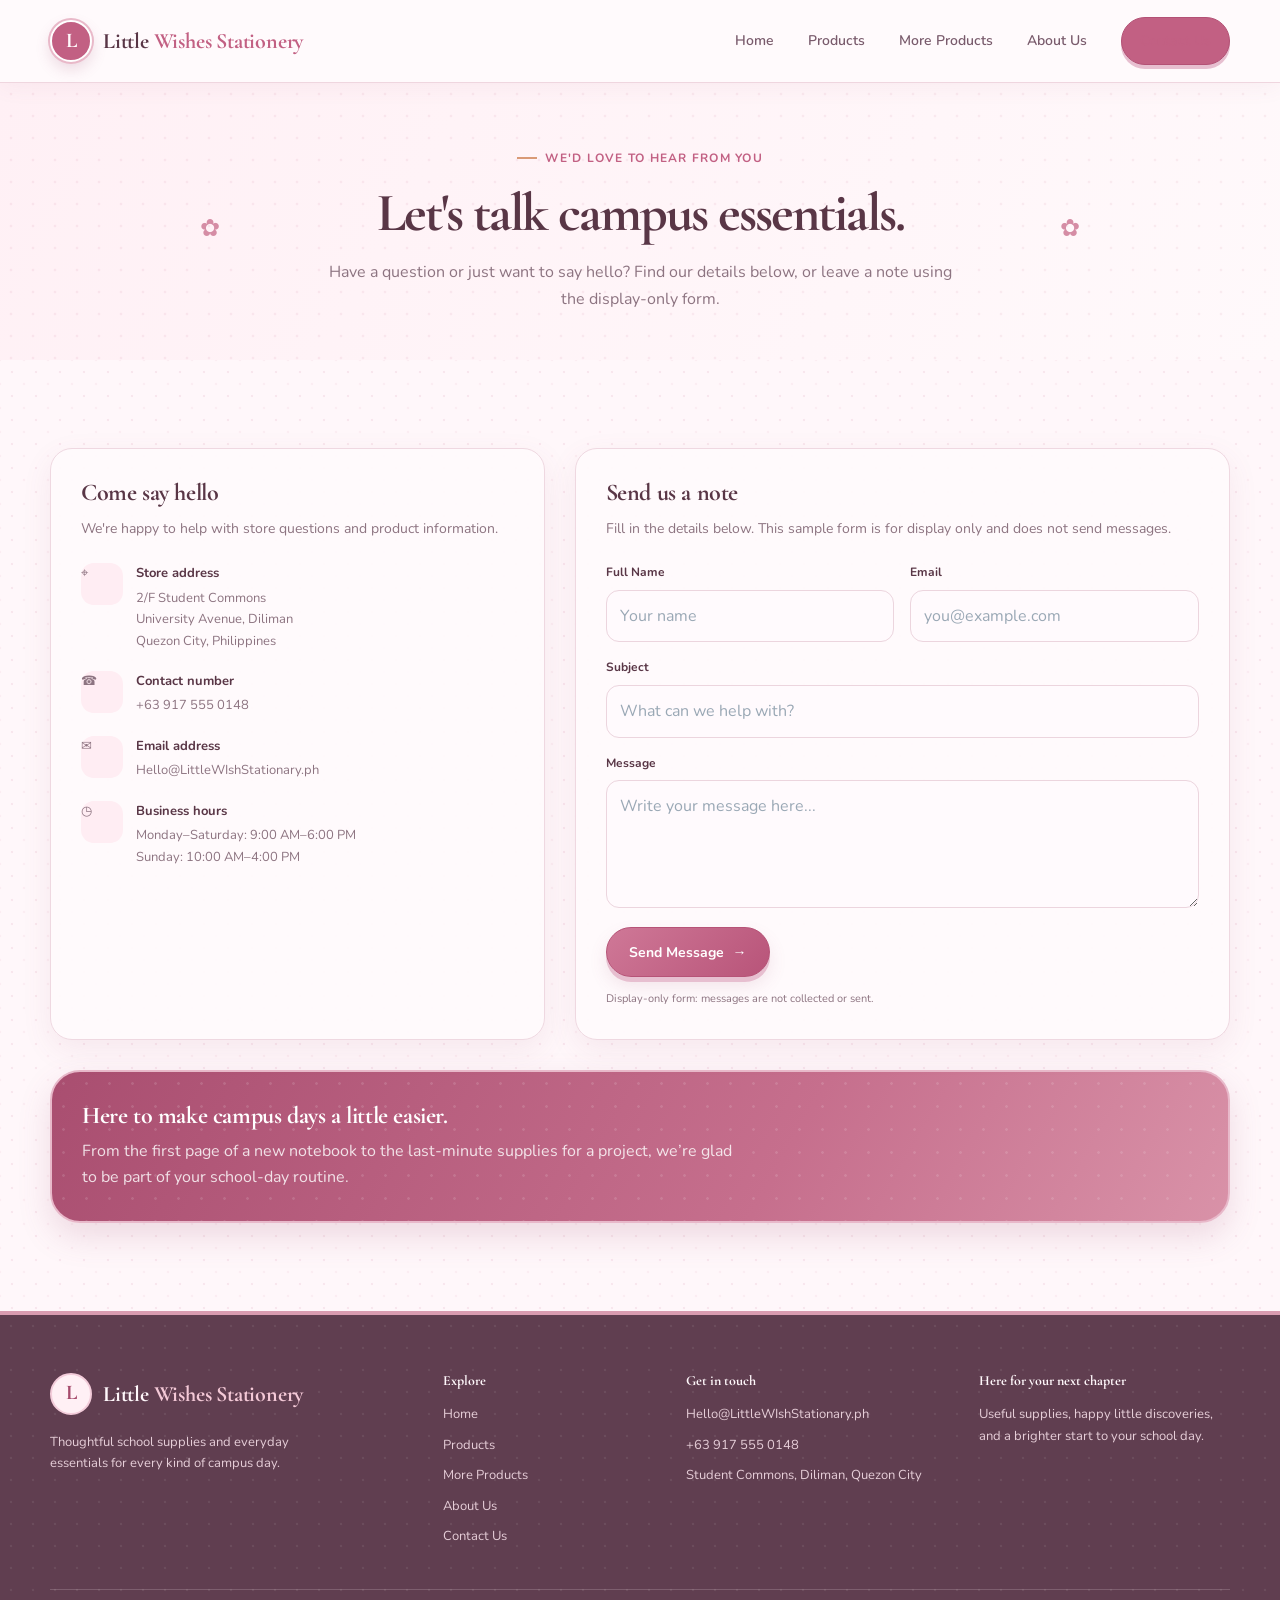
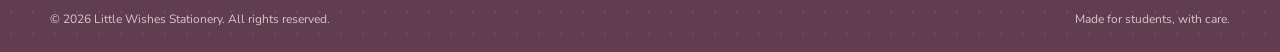
<file: jvascpt/contact.html>
<!DOCTYPE html>
<html lang="en">
<head>
  <meta charset="UTF-8">
  <meta name="viewport" content="width=device-width, initial-scale=1.0">
  <meta name="description" content="Get in touch with Little Wishes Stationery. Find our store details, business hours, and display-only contact form.">
  <title>Contact Us | Little Wishes Stationery</title>
  <link rel="preconnect" href="https://fonts.googleapis.com">
  <link rel="preconnect" href="https://fonts.gstatic.com" crossorigin>
  <link rel="preconnect" href="https://images.unsplash.com">
  <link rel="stylesheet" href="css/style.css">
</head>
<body>
  <header class="site-header">
    <div class="container header-inner">
      <a class="brand" href="index.html" aria-label="Little Wishes Stationery home">
        <span class="brand-mark" aria-hidden="true">L</span>
        <span class="brand-name">Little <span>Wishes Stationery</span></span>
      </a>
      <nav class="site-nav" aria-label="Main navigation">
        <a href="index.html">Home</a>
        <a href="products.html">Products</a>
        <a href="more-products.html">More Products</a>
        <a href="about.html">About Us</a>
        <a class="nav-cta" href="contact.html" aria-current="page">Contact Us</a>
      </nav>
    </div>
  </header>

  <main>
    <section class="page-hero">
      <div class="container page-hero-inner">
        <span class="eyebrow">We'd love to hear from you</span>
        <h1>Let's talk campus essentials.</h1>
        <p>Have a question or just want to say hello? Find our details below, or leave a note using the display-only form.</p>
      </div>
    </section>

    <section class="section" aria-labelledby="contact-title">
      <div class="container">
        <div class="contact-layout">
          <aside class="contact-info">
            <h2 id="contact-title">Come say hello</h2>
            <p>We're happy to help with store questions and product information.</p>
            <div class="contact-detail-list">
              <div class="contact-detail">
                <span class="contact-detail-icon" aria-hidden="true">⌖</span>
                <div><strong>Store address</strong><span>2/F Student Commons<br>University Avenue, Diliman<br>Quezon City, Philippines</span></div>
              </div>
              <div class="contact-detail">
                <span class="contact-detail-icon" aria-hidden="true">☎</span>
                <div><strong>Contact number</strong><span><a href="tel:+639175550148">+63 917 555 0148</a></span></div>
              </div>
              <div class="contact-detail">
                <span class="contact-detail-icon" aria-hidden="true">✉</span>
                <div><strong>Email address</strong><span><a href="mailto:Hello@LittleWIshStationary.ph">Hello@LittleWIshStationary.ph</a></span></div>
              </div>
              <div class="contact-detail">
                <span class="contact-detail-icon" aria-hidden="true">◷</span>
                <div><strong>Business hours</strong><span>Monday–Saturday: 9:00 AM–6:00 PM<br>Sunday: 10:00 AM–4:00 PM</span></div>
              </div>
            </div>
          </aside>

          <section class="contact-form" aria-labelledby="form-title">
            <h2 id="form-title">Send us a note</h2>
            <p>Fill in the details below. This sample form is for display only and does not send messages.</p>
            <form>
              <div class="form-grid">
                <div class="form-field">
                  <label for="full-name">Full Name</label>
                  <input id="full-name" name="full-name" type="text" placeholder="Your name" autocomplete="name">
                </div>
                <div class="form-field">
                  <label for="email">Email</label>
                  <input id="email" name="email" type="email" placeholder="you@example.com" autocomplete="email">
                </div>
                <div class="form-field form-field-full">
                  <label for="subject">Subject</label>
                  <input id="subject" name="subject" type="text" placeholder="What can we help with?">
                </div>
                <div class="form-field form-field-full">
                  <label for="message">Message</label>
                  <textarea id="message" name="message" placeholder="Write your message here..."></textarea>
                </div>
              </div>
              <button class="button" type="button">Send Message <span aria-hidden="true">→</span></button>
              <p class="form-note">Display-only form: messages are not collected or sent.</p>
            </form>
          </section>
        </div>
        <div class="contact-bottom">
          <h2>Here to make campus days a little easier.</h2>
          <p>From the first page of a new notebook to the last-minute supplies for a project, we’re glad to be part of your school-day routine.</p>
        </div>
      </div>
    </section>
  </main>

  <footer class="site-footer">
    <div class="container">
      <div class="footer-grid">
        <div class="footer-brand">
          <a class="brand" href="index.html"><span class="brand-mark" aria-hidden="true">L</span><span class="brand-name">Little <span>Wishes Stationery</span></span></a>
          <p>Thoughtful school supplies and everyday essentials for every kind of campus day.</p>
        </div>
        <div class="footer-column">
          <h3>Explore</h3>
          <div class="footer-links"><a href="index.html">Home</a><a href="products.html">Products</a><a href="more-products.html">More Products</a><a href="about.html">About Us</a><a href="contact.html">Contact Us</a></div>
        </div>
        <div class="footer-column">
          <h3>Get in touch</h3>
          <div class="footer-links"><a href="mailto:Hello@LittleWIshStationary.ph">Hello@LittleWIshStationary.ph</a><a href="tel:+639175550148">+63 917 555 0148</a><span class="footer-detail">Student Commons, Diliman, Quezon City</span></div>
        </div>
        <div class="footer-column">
          <h3>Here for your next chapter</h3>
          <p>Useful supplies, happy little discoveries, and a brighter start to your school day.</p>
        </div>
      </div>
      <div class="footer-bottom"><span>© 2026 Little Wishes Stationery. All rights reserved.</span><span>Made for students, with care.</span></div>
    </div>
  </footer>
</body>
</html>
</file>
<file: jvascpt/css/style.css>
@charset "UTF-8";
@import url('https://fonts.googleapis.com/css2?family=Cormorant+Garamond:wght@500;600;700&family=Nunito:wght@400;500;600;700;800&display=swap');

:root {
  color-scheme: light;
  --ink: #543947;
  --muted: #887783;
  --blue: #b95f7d;
  --blue-dark: #91435f;
  --blue-pale: #fff0f3;
  --orange: #d99774;
  --orange-pale: #fff4ed;
  --line: #f0dfe5;
  --surface: #fffefd;
  --background: #fff9f8;
  --shadow: 0 16px 40px rgba(116, 65, 83, 0.09);
  --radius: 20px;
  --content-width: 1180px;
}

* {
  box-sizing: border-box;
}

html {
  scroll-behavior: smooth;
}

body {
  margin: 0;
  color: var(--ink);
  background: var(--background);
  font-family: 'Nunito', sans-serif;
  font-size: 16px;
  line-height: 1.65;
  -webkit-font-smoothing: antialiased;
}

img {
  display: block;
  max-width: 100%;
}

a {
  color: inherit;
  text-decoration: none;
}

button,
input,
textarea {
  font: inherit;
}

.container {
  width: min(var(--content-width), calc(100% - 48px));
  margin-inline: auto;
}

.visually-hidden {
  position: absolute;
  width: 1px;
  height: 1px;
  overflow: hidden;
  clip: rect(0, 0, 0, 0);
  white-space: nowrap;
  clip-path: inset(50%);
}

.site-header {
  position: relative;
  z-index: 2;
  background: rgba(255, 255, 255, 0.96);
  border-bottom: 1px solid rgba(229, 237, 243, 0.85);
}

.header-inner {
  min-height: 82px;
  display: flex;
  align-items: center;
  justify-content: space-between;
  gap: 30px;
}

.brand {
  display: inline-flex;
  align-items: center;
  gap: 11px;
  flex: 0 0 auto;
  font-family: 'Manrope', sans-serif;
  font-size: 19px;
  font-weight: 800;
  letter-spacing: -0.7px;
}

.brand-mark {
  display: grid;
  width: 42px;
  height: 42px;
  place-items: center;
  color: #fff;
  background: var(--blue);
  border-radius: 14px;
  box-shadow: 0 7px 16px rgba(23, 105, 170, 0.22);
  font-size: 21px;
  font-weight: 800;
}

.brand-name span {
  color: var(--blue);
}

.site-nav {
  display: flex;
  align-items: center;
  gap: 34px;
}

.site-nav a {
  color: #52657a;
  font-size: 14px;
  font-weight: 600;
  transition: color 180ms ease;
}

.site-nav a:hover,
.site-nav a[aria-current="page"] {
  color: var(--blue);
}

.site-nav .nav-cta {
  padding: 11px 18px;
  color: #fff;
  background: var(--blue);
  border-radius: 12px;
}

.site-nav .nav-cta:hover {
  color: #fff;
  background: var(--blue-dark);
}

.eyebrow {
  display: inline-flex;
  align-items: center;
  gap: 8px;
  color: var(--blue);
  font-size: 12px;
  font-weight: 700;
  letter-spacing: 1.25px;
  line-height: 1.4;
  text-transform: uppercase;
}

.eyebrow::before {
  width: 20px;
  height: 2px;
  content: "";
  background: var(--orange);
}

h1,
h2,
h3,
p {
  margin-top: 0;
}

h1,
h2,
h3 {
  font-family: 'Manrope', sans-serif;
  letter-spacing: -1px;
  line-height: 1.18;
}

.section {
  padding-block: 88px;
}

.section-heading {
  max-width: 650px;
  margin: 0 auto 38px;
  text-align: center;
}

.section-heading .eyebrow {
  justify-content: center;
}

.section-heading h2 {
  margin: 12px 0 12px;
  font-size: clamp(29px, 3.5vw, 40px);
}

.section-heading p {
  margin-bottom: 0;
  color: var(--muted);
}

.text-link {
  display: inline-flex;
  align-items: center;
  gap: 8px;
  color: var(--blue);
  font-size: 14px;
  font-weight: 700;
}

.text-link:hover {
  color: var(--blue-dark);
}

.button {
  display: inline-flex;
  min-height: 50px;
  align-items: center;
  justify-content: center;
  gap: 9px;
  padding: 0 22px;
  color: #fff;
  background: var(--blue);
  border: 0;
  border-radius: 13px;
  box-shadow: 0 9px 18px rgba(23, 105, 170, 0.18);
  cursor: pointer;
  font-size: 14px;
  font-weight: 700;
  transition: background 180ms ease, transform 180ms ease, box-shadow 180ms ease;
}

.button:hover {
  background: var(--blue-dark);
  box-shadow: 0 12px 22px rgba(23, 105, 170, 0.23);
  transform: translateY(-2px);
}

.button-light {
  color: var(--blue);
  background: #fff;
  box-shadow: none;
}

.button-light:hover {
  color: var(--blue-dark);
  background: #f1f8fd;
  box-shadow: none;
}

.hero {
  padding-block: 42px 30px;
}

.hero-panel {
  position: relative;
  min-height: 500px;
  display: grid;
  overflow: hidden;
  align-items: center;
  grid-template-columns: 1fr 0.92fr;
  padding: 58px 62px;
  background: #eaf4fb;
  border-radius: 30px;
}

.hero-copy {
  position: relative;
  z-index: 1;
  max-width: 510px;
  padding-block: 20px;
}

.hero-copy h1 {
  max-width: 520px;
  margin: 15px 0 18px;
  font-size: clamp(40px, 5vw, 62px);
  letter-spacing: -2.6px;
}

.hero-copy h1 span {
  color: var(--blue);
}

.hero-copy p {
  max-width: 455px;
  margin-bottom: 28px;
  color: #60758a;
  font-size: 17px;
}

.hero-visual {
  position: relative;
  min-width: 0;
  height: 390px;
}

.hero-image {
  width: 100%;
  height: 100%;
  object-fit: cover;
  border-radius: 24px;
  box-shadow: 0 24px 54px rgba(34, 73, 104, 0.16);
}

.hero-note {
  position: absolute;
  right: -14px;
  bottom: 23px;
  display: flex;
  align-items: center;
  gap: 12px;
  padding: 13px 17px;
  background: #fff;
  border-radius: 15px;
  box-shadow: var(--shadow);
}

.hero-note-icon {
  display: grid;
  width: 40px;
  height: 40px;
  place-items: center;
  color: #b96118;
  background: var(--orange-pale);
  border-radius: 12px;
  font-size: 19px;
}

.hero-note strong,
.hero-note small {
  display: block;
}

.hero-note strong {
  font-size: 13px;
}

.hero-note small {
  color: var(--muted);
  font-size: 11px;
}

.category-grid {
  display: grid;
  grid-template-columns: repeat(4, minmax(0, 1fr));
  gap: 20px;
}

.category-card {
  position: relative;
  display: block;
  min-height: 220px;
  overflow: hidden;
  background: #dcebf6;
  border-radius: 19px;
}

.category-card img {
  width: 100%;
  height: 220px;
  object-fit: cover;
  transition: transform 350ms ease;
}

.category-card:hover img {
  transform: scale(1.055);
}

.category-card::after {
  position: absolute;
  inset: 30% 0 0;
  content: "";
  background: linear-gradient(180deg, transparent, rgba(13, 35, 54, 0.76));
}

.category-label {
  position: absolute;
  z-index: 1;
  right: 18px;
  bottom: 16px;
  left: 18px;
  display: flex;
  align-items: center;
  justify-content: space-between;
  gap: 8px;
  color: #fff;
  font-family: 'Manrope', sans-serif;
  font-size: 17px;
  font-weight: 700;
}

.category-label span:last-child {
  display: grid;
  width: 31px;
  height: 31px;
  place-items: center;
  background: rgba(255, 255, 255, 0.2);
  border-radius: 50%;
}

.featured-section {
  background: #f1f6fa;
}

.section-topline {
  display: flex;
  align-items: end;
  justify-content: space-between;
  gap: 20px;
  margin-bottom: 30px;
}

.section-topline .section-heading {
  margin: 0;
  text-align: left;
}

.section-topline .section-heading .eyebrow {
  justify-content: flex-start;
}

.section-topline .section-heading h2 {
  margin-bottom: 0;
}

.product-grid {
  display: grid;
  grid-template-columns: repeat(4, minmax(0, 1fr));
  gap: 22px;
}

.product-card {
  overflow: hidden;
  background: var(--surface);
  border: 1px solid #eaf0f5;
  border-radius: 18px;
  box-shadow: 0 8px 26px rgba(31, 57, 78, 0.045);
  transition: transform 220ms ease, box-shadow 220ms ease;
}

.product-card:hover {
  box-shadow: 0 16px 34px rgba(31, 57, 78, 0.11);
  transform: translateY(-5px);
}

.product-image-wrap {
  position: relative;
  overflow: hidden;
  background: #edf3f7;
  aspect-ratio: 1 / 0.83;
}

.product-image {
  width: 100%;
  height: 100%;
  object-fit: cover;
  transition: transform 300ms ease;
}

.product-card:hover .product-image {
  transform: scale(1.045);
}

.product-badge {
  position: absolute;
  top: 13px;
  left: 13px;
  padding: 5px 10px;
  color: var(--blue-dark);
  background: rgba(255, 255, 255, 0.92);
  border-radius: 99px;
  font-size: 10px;
  font-weight: 700;
}

.product-info {
  padding: 17px 17px 18px;
}

.product-category {
  display: block;
  margin-bottom: 6px;
  color: var(--blue);
  font-size: 11px;
  font-weight: 700;
  letter-spacing: 0.6px;
  text-transform: uppercase;
}

.product-info h3 {
  margin: 0 0 7px;
  font-size: 16px;
  letter-spacing: -0.3px;
}

.product-description {
  min-height: 42px;
  margin-bottom: 14px;
  color: var(--muted);
  font-size: 12px;
  line-height: 1.55;
}

.product-bottom {
  display: flex;
  align-items: center;
  justify-content: space-between;
  gap: 9px;
  padding-top: 12px;
  border-top: 1px solid #edf1f4;
}

.product-price {
  white-space: nowrap;
  font-family: 'Manrope', sans-serif;
  font-size: 17px;
  font-weight: 800;
}

.cart-button {
  min-height: 35px;
  padding: 0 12px;
  color: var(--blue);
  background: var(--blue-pale);
  border: 0;
  border-radius: 9px;
  cursor: default;
  font-size: 11px;
  font-weight: 700;
  transition: color 180ms ease, background 180ms ease;
}

.cart-button:hover {
  color: #fff;
  background: var(--blue);
}

.promo-section {
  padding-block: 76px;
}

.promo-panel {
  position: relative;
  display: flex;
  min-height: 286px;
  overflow: hidden;
  align-items: center;
  justify-content: space-between;
  gap: 28px;
  padding: 44px 55px;
  color: #fff;
  background: linear-gradient(115deg, #155d98 0%, #227ab8 65%, #3b92c8 100%);
  border-radius: 26px;
}

.promo-panel::after {
  position: absolute;
  top: -130px;
  right: 110px;
  width: 390px;
  height: 390px;
  content: "";
  border: 1px solid rgba(255, 255, 255, 0.16);
  border-radius: 50%;
  box-shadow: 0 0 0 42px rgba(255, 255, 255, 0.05), 0 0 0 85px rgba(255, 255, 255, 0.035);
}

.promo-copy {
  position: relative;
  z-index: 1;
  max-width: 610px;
}

.promo-copy .eyebrow {
  color: #ffe0be;
}

.promo-copy h2 {
  margin: 12px 0;
  font-size: clamp(30px, 4vw, 43px);
}

.promo-copy p {
  max-width: 525px;
  margin-bottom: 21px;
  color: rgba(255, 255, 255, 0.82);
}

.promo-art {
  position: relative;
  z-index: 1;
  width: 210px;
  height: 210px;
  flex: 0 0 210px;
  overflow: hidden;
  border: 6px solid rgba(255, 255, 255, 0.22);
  border-radius: 50%;
  transform: rotate(5deg);
}

.promo-art img {
  width: 100%;
  height: 100%;
  object-fit: cover;
}

.benefit-grid {
  display: grid;
  grid-template-columns: repeat(3, minmax(0, 1fr));
  gap: 22px;
}

.benefit-card {
  padding: 27px 25px;
  background: #fff;
  border: 1px solid var(--line);
  border-radius: 18px;
}

.benefit-icon {
  display: grid;
  width: 48px;
  height: 48px;
  margin-bottom: 18px;
  place-items: center;
  color: var(--blue);
  background: var(--blue-pale);
  border-radius: 15px;
  font-size: 22px;
}

.benefit-card:nth-child(2) .benefit-icon {
  color: #b96118;
  background: var(--orange-pale);
}

.benefit-card h3 {
  margin-bottom: 8px;
  font-size: 18px;
  letter-spacing: -0.4px;
}

.benefit-card p {
  margin-bottom: 0;
  color: var(--muted);
  font-size: 14px;
}

.site-footer {
  padding: 58px 0 22px;
  color: #d9e5ee;
  background: #102b43;
}

.footer-grid {
  display: grid;
  grid-template-columns: 1.4fr 0.8fr 1fr 1fr;
  gap: 42px;
  padding-bottom: 42px;
}

.footer-brand .brand {
  margin-bottom: 17px;
  color: #fff;
}

.footer-brand .brand-mark {
  color: var(--blue-dark);
  background: #fff;
  box-shadow: none;
}

.footer-brand .brand-name span {
  color: #8fc9f0;
}

.footer-brand p,
.footer-column p {
  max-width: 290px;
  margin-bottom: 0;
  color: #a9bdcc;
  font-size: 13px;
}

.footer-column h3 {
  margin-bottom: 15px;
  color: #fff;
  font-size: 14px;
  letter-spacing: 0;
}

.footer-links {
  display: grid;
  gap: 9px;
}

.footer-links a,
.footer-column .footer-detail {
  color: #a9bdcc;
  font-size: 13px;
  transition: color 180ms ease;
}

.footer-links a:hover {
  color: #fff;
}

.footer-bottom {
  display: flex;
  justify-content: space-between;
  gap: 15px;
  padding-top: 20px;
  border-top: 1px solid rgba(255, 255, 255, 0.12);
  color: #91a8ba;
  font-size: 12px;
}

.page-hero {
  padding-block: 58px 48px;
  background: linear-gradient(120deg, #eaf4fb, #f8fbfd);
}

.page-hero-inner {
  max-width: 790px;
  text-align: center;
  margin-inline: auto;
}

.page-hero .eyebrow {
  justify-content: center;
}

.page-hero h1 {
  margin: 14px 0 14px;
  font-size: clamp(38px, 5vw, 54px);
  letter-spacing: -2px;
}

.page-hero p {
  max-width: 650px;
  margin: 0 auto;
  color: var(--muted);
  font-size: 16px;
}

.catalog-section {
  padding-top: 34px;
}

.catalog-tools {
  display: flex;
  align-items: center;
  justify-content: space-between;
  gap: 20px;
  margin-bottom: 29px;
}

.category-filters {
  display: flex;
  flex-wrap: wrap;
  gap: 9px;
}

.filter-chip {
  padding: 8px 14px;
  color: #52657a;
  background: #fff;
  border: 1px solid var(--line);
  border-radius: 99px;
  font-size: 12px;
  font-weight: 600;
  transition: color 180ms ease, border-color 180ms ease, background 180ms ease;
}

.filter-chip:hover {
  color: var(--blue);
  background: var(--blue-pale);
  border-color: #bcd9ed;
}

.catalog-count {
  flex: 0 0 auto;
  color: var(--muted);
  font-size: 13px;
}

.catalog-note {
  margin: 28px 0 0;
  color: var(--muted);
  font-size: 12px;
  text-align: center;
}

.story-layout {
  display: grid;
  align-items: center;
  grid-template-columns: 1fr 1fr;
  gap: 58px;
}

.story-image-wrap {
  position: relative;
  min-height: 430px;
}

.story-image {
  width: 100%;
  height: 430px;
  object-fit: cover;
  border-radius: 24px;
}

.story-image-accent {
  position: absolute;
  right: -18px;
  bottom: -19px;
  width: 150px;
  height: 150px;
  background: var(--orange);
  border: 8px solid var(--background);
  border-radius: 24px;
  z-index: -1;
}

.story-copy h2 {
  margin: 12px 0 17px;
  font-size: clamp(31px, 4vw, 43px);
}

.story-copy p {
  color: var(--muted);
}

.story-copy .text-link {
  margin-top: 7px;
}

.mission-vision {
  background: #f0f6fa;
}

.mission-grid {
  display: grid;
  grid-template-columns: repeat(2, minmax(0, 1fr));
  gap: 22px;
}

.mission-card {
  position: relative;
  overflow: hidden;
  padding: 32px;
  background: #fff;
  border: 1px solid var(--line);
  border-radius: 20px;
}

.mission-card::after {
  position: absolute;
  top: -42px;
  right: -36px;
  width: 140px;
  height: 140px;
  content: "";
  background: var(--blue-pale);
  border-radius: 50%;
}

.mission-card h3 {
  position: relative;
  z-index: 1;
  margin-bottom: 12px;
  font-size: 22px;
}

.mission-card p {
  position: relative;
  z-index: 1;
  margin-bottom: 0;
  color: var(--muted);
}

.reasons-section {
  padding-bottom: 95px;
}

.contact-layout {
  display: grid;
  grid-template-columns: minmax(0, 0.86fr) minmax(0, 1.14fr);
  gap: 30px;
}

.contact-info,
.contact-form {
  padding: 30px;
  background: #fff;
  border: 1px solid var(--line);
  border-radius: 20px;
  box-shadow: 0 10px 30px rgba(27, 55, 82, 0.045);
}

.contact-info h2,
.contact-form h2 {
  margin-bottom: 10px;
  font-size: 24px;
}

.contact-info > p,
.contact-form > p {
  margin-bottom: 23px;
  color: var(--muted);
  font-size: 14px;
}

.contact-detail-list {
  display: grid;
  gap: 19px;
}

.contact-detail {
  display: grid;
  grid-template-columns: 42px 1fr;
  align-items: start;
  gap: 13px;
}

.contact-detail-icon {
  display: grid;
  width: 42px;
  height: 42px;
  place-items: center;
  color: var(--blue);
  background: var(--blue-pale);
  border-radius: 13px;
  font-size: 18px;
}

.contact-detail strong,
.contact-detail span {
  display: block;
}

.contact-detail strong {
  margin-bottom: 3px;
  font-size: 13px;
}

.contact-detail span {
  color: var(--muted);
  font-size: 13px;
}

.form-grid {
  display: grid;
  grid-template-columns: repeat(2, minmax(0, 1fr));
  gap: 16px;
}

.form-field {
  display: grid;
  gap: 7px;
}

.form-field-full {
  grid-column: 1 / -1;
}

.form-field label {
  font-size: 12px;
  font-weight: 700;
}

.form-field input,
.form-field textarea {
  width: 100%;
  padding: 12px 13px;
  color: var(--ink);
  background: #fbfcfd;
  border: 1px solid #dfe8ef;
  border-radius: 11px;
  outline: none;
  transition: border-color 180ms ease, box-shadow 180ms ease;
}

.form-field input::placeholder,
.form-field textarea::placeholder {
  color: #9aa8b5;
}

.form-field input:focus,
.form-field textarea:focus {
  border-color: #82b8dc;
  box-shadow: 0 0 0 3px rgba(23, 105, 170, 0.1);
}

.form-field textarea {
  min-height: 128px;
  resize: vertical;
}

.form-note {
  margin: 13px 0 0;
  color: var(--muted);
  font-size: 11px;
}

.contact-form .button {
  margin-top: 19px;
}

.contact-bottom {
  margin-top: 30px;
  padding: 30px;
  color: #fff;
  background: linear-gradient(110deg, #155d98, #2782bc);
  border-radius: 20px;
}

.contact-bottom h2 {
  margin-bottom: 8px;
  font-size: 24px;
}

.contact-bottom p {
  max-width: 650px;
  margin-bottom: 0;
  color: rgba(255, 255, 255, 0.82);
}

@media (max-width: 1000px) {
  .hero-panel {
    min-height: 450px;
    grid-template-columns: 1fr 0.85fr;
    padding: 44px;
  }

  .hero-visual {
    height: 340px;
  }

  .product-grid {
    grid-template-columns: repeat(3, minmax(0, 1fr));
  }

  .category-grid {
    grid-template-columns: repeat(2, minmax(0, 1fr));
  }

  .footer-grid {
    grid-template-columns: 1.2fr 0.8fr 1fr;
  }

  .footer-grid .footer-column:last-child {
    grid-column: 2 / -1;
  }
}

@media (max-width: 720px) {
  .container {
    width: min(100% - 34px, var(--content-width));
  }

  .header-inner {
    min-height: 74px;
    flex-wrap: wrap;
    gap: 2px 12px;
    padding-block: 12px;
  }

  .brand {
    font-size: 17px;
  }

  .brand-mark {
    width: 38px;
    height: 38px;
    border-radius: 12px;
  }

  .site-nav {
    width: 100%;
    justify-content: space-between;
    flex-wrap: wrap;
    gap: 5px;
    padding-top: 8px;
  }

  .site-nav a {
    padding: 7px 3px;
    font-size: 12px;
  }

  .site-nav .nav-cta {
    padding: 8px 11px;
  }

  .hero {
    padding-top: 22px;
  }

  .hero-panel {
    grid-template-columns: 1fr;
    gap: 24px;
    padding: 34px 28px 38px;
    border-radius: 24px;
  }

  .hero-copy {
    padding: 0;
  }

  .hero-copy h1 {
    max-width: 560px;
    font-size: clamp(39px, 9vw, 54px);
  }

  .hero-copy p {
    font-size: 15px;
  }

  .hero-visual {
    height: 300px;
    margin-right: 12px;
  }

  .hero-note {
    right: -12px;
  }

  .section {
    padding-block: 65px;
  }

  .section-heading {
    margin-bottom: 28px;
  }

  .section-topline {
    align-items: start;
  }

  .category-grid {
    gap: 14px;
  }

  .category-card,
  .category-card img {
    min-height: 176px;
    height: 176px;
  }

  .category-label {
    right: 12px;
    bottom: 12px;
    left: 12px;
    font-size: 14px;
  }

  .product-grid {
    grid-template-columns: repeat(2, minmax(0, 1fr));
    gap: 14px;
  }

  .product-info {
    padding: 13px;
  }

  .product-info h3 {
    font-size: 14px;
  }

  .product-description {
    min-height: 55px;
    font-size: 11px;
  }

  .product-price {
    font-size: 15px;
  }

  .cart-button {
    padding-inline: 9px;
    font-size: 10px;
  }

  .promo-section {
    padding-block: 55px;
  }

  .promo-panel {
    min-height: 270px;
    padding: 34px;
  }

  .promo-art {
    width: 145px;
    height: 145px;
    flex-basis: 145px;
  }

  .benefit-grid {
    gap: 14px;
  }

  .benefit-card {
    padding: 21px 18px;
  }

  .benefit-card h3 {
    font-size: 16px;
  }

  .benefit-card p {
    font-size: 12px;
  }

  .page-hero {
    padding-block: 47px 40px;
  }

  .catalog-tools {
    align-items: start;
    flex-direction: column;
  }

  .story-layout {
    grid-template-columns: 1fr;
    gap: 36px;
  }

  .story-image-wrap {
    min-height: 340px;
    margin-right: 14px;
  }

  .story-image {
    height: 340px;
  }

  .mission-grid,
  .contact-layout {
    grid-template-columns: minmax(0, 1fr);
  }

  .contact-info,
  .contact-form {
    min-width: 0;
    padding: 24px;
  }

  .footer-grid {
    grid-template-columns: repeat(2, minmax(0, 1fr));
    gap: 30px 22px;
  }

  .footer-grid .footer-column:last-child {
    grid-column: auto;
  }

  .footer-bottom {
    flex-direction: column;
    gap: 5px;
  }
}

@media (max-width: 1000px) {
  .page-hero-inner::before {
    left: 0;
  }

  .page-hero-inner::after {
    right: 0;
  }
}

@media (max-width: 460px) {
  .container {
    width: calc(100% - 28px);
  }

  .site-nav {
    gap: 3px;
  }

  .site-nav a {
    font-size: 11px;
  }

  .site-nav .nav-cta {
    padding: 7px 9px;
  }

  .hero-panel {
    padding: 29px 21px 28px;
  }

  .hero-copy h1 {
    font-size: 39px;
  }

  .hero-visual {
    height: 245px;
  }

  .category-grid {
    grid-template-columns: 1fr 1fr;
  }

  .category-card,
  .category-card img {
    min-height: 152px;
    height: 152px;
  }

  .section-topline {
    align-items: flex-start;
    flex-direction: column;
  }

  .product-grid {
    gap: 10px;
  }

  .product-info {
    padding: 11px;
  }

  .product-bottom {
    align-items: flex-start;
    flex-direction: column;
  }

  .product-description {
    min-height: 68px;
  }

  .promo-panel {
    align-items: flex-start;
    flex-direction: column;
    padding: 29px 24px;
  }

  .promo-art {
    position: absolute;
    right: -14px;
    bottom: -17px;
    width: 110px;
    height: 110px;
    flex-basis: 110px;
    opacity: 0.68;
  }

  .promo-copy {
    max-width: 100%;
  }

  .promo-copy p {
    max-width: 270px;
  }

  .benefit-grid {
    grid-template-columns: 1fr;
  }

  .benefit-card {
    display: grid;
    grid-template-columns: 48px 1fr;
    column-gap: 14px;
  }

  .benefit-icon {
    grid-row: span 2;
    margin-bottom: 0;
  }

  .benefit-card h3 {
    align-self: end;
    margin-bottom: 4px;
  }

  .mission-card {
    padding: 25px;
  }

  .form-grid {
    grid-template-columns: 1fr;
  }

  .form-field-full {
    grid-column: auto;
  }
}

@media (prefers-reduced-motion: reduce) {
  *,
  *::before,
  *::after {
    scroll-behavior: auto !important;
    transition-duration: 0.01ms !important;
  }

  .hero-bow {
    animation: none;
  }
}

.brand,
h1,
h2,
h3,
.category-label,
.product-price {
  font-family: 'Cormorant Garamond', Georgia, serif;
}

body {
  font-family: 'Nunito', 'Trebuchet MS', sans-serif;
}

.brand {
  font-size: 22px;
  letter-spacing: -0.2px;
}

h1,
h2,
h3 {
  letter-spacing: -0.4px;
}

.site-header {
  background: rgba(255, 253, 252, 0.97);
  border-bottom-color: #f0dfe5;
}

.brand-mark {
  border-radius: 50%;
  box-shadow: 0 7px 16px rgba(185, 95, 125, 0.23);
}

.site-nav a,
.filter-chip {
  color: #745a67;
}

.site-nav .nav-cta {
  border-radius: 99px;
}

.button,
.cart-button {
  border-radius: 99px;
}

.button {
  box-shadow: 0 9px 18px rgba(185, 95, 125, 0.2);
}

.button:hover {
  box-shadow: 0 12px 22px rgba(185, 95, 125, 0.25);
}

.hero-panel {
  background-color: #fff0f2;
  background-image: radial-gradient(rgba(185, 95, 125, 0.1) 0.8px, transparent 0.8px);
  background-size: 18px 18px;
}

.hero-panel::before {
  position: absolute;
  top: 12px;
  right: 16px;
  color: #bd7188;
  content: "\1F380";
  font-family: "Segoe UI Emoji", sans-serif;
  font-size: 24px;
  line-height: 1;
}

.hero-copy p {
  color: #806b77;
}

.hero-note {
  border: 1px solid #f5e1e6;
}

.hero-note-icon,
.benefit-card:nth-child(2) .benefit-icon {
  color: #a46164;
}

.category-card {
  border: 3px solid #fff;
  box-shadow: 0 8px 22px rgba(116, 65, 83, 0.09);
}

.category-card::after {
  background: linear-gradient(180deg, transparent, rgba(61, 38, 48, 0.72));
}

.featured-section,
.mission-vision {
  background: #fff3f4;
}

.product-card {
  border-color: #f3e4e8;
  box-shadow: 0 8px 26px rgba(116, 65, 83, 0.06);
}

.product-card:hover {
  box-shadow: 0 16px 34px rgba(116, 65, 83, 0.14);
}

.product-image-wrap {
  background: #faeef0;
}

.product-bottom {
  border-top-color: #f4e7ea;
}

.promo-panel,
.contact-bottom {
  background: linear-gradient(115deg, #a94f6d 0%, #c66f89 65%, #dc91a2 100%);
}

.promo-panel::after {
  border-color: rgba(255, 255, 255, 0.25);
  box-shadow: 0 0 0 42px rgba(255, 255, 255, 0.08), 0 0 0 85px rgba(255, 255, 255, 0.05);
}

.promo-copy .eyebrow {
  color: #ffe7df;
}

.site-footer {
  color: #f8e9ed;
  background: #553947;
}

.footer-brand .brand-name span {
  color: #f3b9c9;
}

.footer-brand p,
.footer-column p,
.footer-links a,
.footer-column .footer-detail {
  color: #dec8d1;
}

.footer-column h3,
.footer-brand .brand {
  color: #fff8f8;
}

.footer-bottom {
  border-top-color: rgba(255, 235, 241, 0.18);
  color: #d3b9c4;
}

.page-hero {
  background: linear-gradient(120deg, #fff0f3, #fffaf8);
}

.filter-chip {
  background: #fffdfc;
}

.filter-chip:hover {
  border-color: #e2b9c6;
}

.mission-card,
.benefit-card,
.contact-info,
.contact-form {
  background: #fffefd;
}

.contact-info,
.contact-form {
  box-shadow: 0 10px 30px rgba(116, 65, 83, 0.06);
}

.form-field input,
.form-field textarea {
  background: #fffbfa;
  border-color: #eddae1;
}

.form-field input:focus,
.form-field textarea:focus {
  border-color: #c77b91;
  box-shadow: 0 0 0 3px rgba(185, 95, 125, 0.12);
}

.section-heading h2::after {
  display: inline-block;
  margin-left: 9px;
  color: #c77b91;
  content: "\1F380";
  font-family: "Segoe UI Emoji", sans-serif;
  font-size: 0.65em;
  vertical-align: 0.12em;
}

:root {
  --ink: #593646;
  --muted: #8d7481;
  --blue: #c26083;
  --blue-dark: #9e4668;
  --blue-pale: #fff0f5;
  --orange: #d99a76;
  --orange-pale: #fff4ec;
  --line: #f0d7e1;
  --surface: #fffafd;
  --background: #fff7fa;
  --shadow: 0 16px 40px rgba(153, 77, 111, 0.12);
}

body {
  background-color: #fff7fa;
  background-image:
    radial-gradient(circle, rgba(197, 96, 131, 0.11) 1px, transparent 1.6px),
    radial-gradient(circle, rgba(232, 183, 197, 0.15) 1px, transparent 1.7px);
  background-position: 0 0, 12px 12px;
  background-size: 24px 24px;
}

.site-header {
  background: rgba(255, 250, 252, 0.97);
  border-bottom: 1px solid #efd6df;
  box-shadow: 0 5px 20px rgba(153, 77, 111, 0.06);
}

.brand-mark {
  color: #fff9fb;
  background: #c26083;
  border: 2px solid #fff;
  box-shadow: 0 0 0 2px #e9b9c9, 0 7px 15px rgba(153, 77, 111, 0.2);
}

.site-nav a,
.filter-chip {
  color: #795b6c;
}

.site-nav .nav-cta {
  color: #fff;
  background: #c26083;
  border: 1px solid #b35175;
  box-shadow: 0 4px 0 #e7bfd0;
}

.site-nav .nav-cta:hover {
  color: #fff;
  background: #9e4668;
}

.button,
.cart-button {
  border-radius: 999px;
}

.button {
  color: #fff;
  background: linear-gradient(135deg, #cf7897, #b85479);
  border: 1px solid #b65377;
  box-shadow: 0 5px 0 #e7bfd0, 0 9px 18px rgba(153, 77, 111, 0.13);
}

.button:hover {
  color: #fff;
  background: #a64b6c;
  box-shadow: 0 3px 0 #e7bfd0;
}

.button-light {
  color: #a64b6c;
  background: #fffafd;
  border-color: #f0d7e1;
  box-shadow: 0 5px 0 rgba(248, 220, 230, 0.75);
}

.button-light:hover {
  color: #8e3f5d;
  background: #fff0f5;
  box-shadow: 0 3px 0 rgba(248, 220, 230, 0.75);
}

.hero-panel {
  background-color: #fff0f5;
  background-image:
    radial-gradient(circle, rgba(194, 96, 131, 0.12) 1px, transparent 1.6px),
    linear-gradient(135deg, #fff4f7, #fce8ef);
  background-size: 19px 19px, auto;
  border: 2px solid #f3d9e3;
  border-radius: 34px;
  box-shadow: 0 14px 36px rgba(153, 77, 111, 0.1);
}

.hero-panel::before {
  content: none;
}

.hero-copy h1 span {
  color: #b65377;
}

.hero-note {
  background: #fffafd;
  border: 1px solid #efd4df;
  box-shadow: 0 8px 26px rgba(153, 77, 111, 0.12);
}

.hero-note-icon,
.benefit-icon,
.contact-detail-icon {
  color: #ae5275;
  background: #ffedf3;
}

.category-card {
  border: 5px solid #fffafd;
  border-radius: 24px;
  box-shadow: 0 0 0 1px #efd6df, 0 10px 24px rgba(153, 77, 111, 0.11);
}

.category-card::after {
  background: linear-gradient(180deg, transparent, rgba(67, 39, 54, 0.72));
}

.featured-section,
.mission-vision {
  background-color: #fff0f5;
  background-image: radial-gradient(circle, rgba(194, 96, 131, 0.08) 1px, transparent 1.6px);
  background-size: 23px 23px;
}

.product-card {
  background: #fffafd;
  border: 1px solid #efd8e1;
  border-radius: 22px;
  box-shadow: 0 8px 24px rgba(153, 77, 111, 0.08);
}

.product-card:hover {
  border-color: #e4b7c8;
  box-shadow: 0 14px 32px rgba(153, 77, 111, 0.16);
  transform: translateY(-5px);
}

.product-image-wrap {
  background: #fff0f5;
  border-bottom: 1px solid #f2dfe6;
}

.product-badge {
  color: #9e4668;
  background: #fffafd;
  border: 1px solid #efcbd8;
}

.product-bottom {
  border-top-color: #f1e2e8;
}

.cart-button {
  color: #a64b6c;
  background: #fff0f5;
  border: 1px solid #f0d4df;
}

.cart-button:hover {
  color: #fff;
  background: #c26083;
}

.promo-panel,
.contact-bottom {
  background:
    radial-gradient(circle, rgba(255, 255, 255, 0.12) 1px, transparent 1.7px),
    linear-gradient(120deg, #a94e70, #c66f8d 62%, #d992a8);
  background-size: 23px 23px, auto;
  border: 2px solid #e8b9ca;
  border-radius: 30px;
  box-shadow: 0 14px 32px rgba(153, 77, 111, 0.17);
}

.promo-panel::after {
  border-color: rgba(255, 255, 255, 0.3);
  box-shadow: 0 0 0 42px rgba(255, 255, 255, 0.09), 0 0 0 85px rgba(255, 255, 255, 0.05);
}

.promo-copy .eyebrow {
  color: #ffe4ed;
}

.promo-art {
  border: 7px solid #fff3f6;
  box-shadow: 0 8px 22px rgba(71, 37, 51, 0.2);
}

.benefit-card,
.mission-card,
.contact-info,
.contact-form {
  background: rgba(255, 250, 252, 0.97);
  border: 1px solid #efd8e1;
  border-radius: 22px;
  box-shadow: 0 9px 28px rgba(153, 77, 111, 0.08);
}

.benefit-card:nth-child(2) .benefit-icon {
  color: #a15e70;
  background: #fff1ed;
}

.mission-card::after {
  background: #ffedf3;
}

.page-hero {
  background:
    radial-gradient(circle, rgba(194, 96, 131, 0.09) 1px, transparent 1.7px),
    linear-gradient(120deg, #fff0f5, #fff9fb);
  background-size: 22px 22px, auto;
}

.page-hero-inner {
  position: relative;
}

.page-hero-inner::before,
.page-hero-inner::after {
  position: absolute;
  top: 40%;
  color: #d58da5;
  content: "\273F";
  font-family: Georgia, serif;
  font-size: 24px;
}

.page-hero-inner::before {
  left: -45px;
}

.page-hero-inner::after {
  right: -45px;
}

.filter-chip {
  background: #fffafd;
  border-color: #efd8e1;
}

.filter-chip:hover {
  color: #9e4668;
  background: #fff0f5;
  border-color: #e3b4c6;
}

.contact-info,
.contact-form {
  box-shadow: 0 10px 30px rgba(153, 77, 111, 0.09);
}

.form-field input,
.form-field textarea {
  background: #fffafd;
  border-color: #ecd5de;
  border-radius: 13px;
}

.form-field input:focus,
.form-field textarea:focus {
  border-color: #ca7894;
  box-shadow: 0 0 0 3px rgba(194, 96, 131, 0.14);
}

.site-footer {
  color: #f8e9ef;
  background:
    radial-gradient(circle, rgba(255, 255, 255, 0.07) 1px, transparent 1.6px),
    #603e50;
  background-size: 22px 22px, auto;
  border-top: 4px solid #d99bb0;
}

.footer-brand .brand-mark {
  color: #a64b6c;
  background: #fff0f5;
  border-color: #f3ccda;
  box-shadow: none;
}

.footer-brand .brand-name span {
  color: #f4c9d7;
}

.footer-brand p,
.footer-column p,
.footer-links a,
.footer-column .footer-detail {
  color: #e6ced8;
}

.footer-column h3,
.footer-brand .brand {
  color: #fff8fb;
}

.footer-bottom {
  border-top-color: rgba(255, 235, 243, 0.18);
  color: #ddc2ce;
}

.section-heading h2::after {
  color: #cf7896;
  content: "\1F380";
  font-family: "Segoe UI Emoji", sans-serif;
}

@media (max-width: 720px) {
  .page-hero-inner::before {
    left: 0;
    top: -19px;
    font-size: 18px;
  }

  .page-hero-inner::after {
    right: 0;
    top: -19px;
    font-size: 18px;
  }

  .hero-panel::before {
    top: 12px;
    right: 14px;
    font-size: 19px;
  }
}

@media (max-width: 1000px) {
  .page-hero-inner::before {
    left: 0;
  }

  .page-hero-inner::after {
    right: 0;
  }
}

@media (max-width: 460px) {
  .brand {
    font-size: 17px;
  }
}

.catalog-section .product-card {
  position: relative;
  background: linear-gradient(160deg, #fffdfd, #fff7fa);
  border: 2px solid #f1dce5;
  border-radius: 25px 25px 25px 12px;
  box-shadow: 0 7px 0 #f2e3e9, 0 12px 26px rgba(153, 77, 111, 0.08);
  transition: transform 220ms ease, box-shadow 220ms ease, border-color 220ms ease;
}

.catalog-section .product-card:hover {
  border-color: #e6b8ca;
  box-shadow: 0 10px 0 #efd3df, 0 18px 34px rgba(153, 77, 111, 0.15);
  transform: translateY(-6px) rotate(-0.4deg);
}

.catalog-section .product-image-wrap {
  position: relative;
  margin: 9px 9px 0;
  overflow: hidden;
  background: #fff0f5;
  border: 2px solid #fff;
  border-radius: 19px 19px 19px 8px;
  box-shadow: 0 0 0 1px #f4e3e9;
  aspect-ratio: 1 / 0.82;
}

.catalog-section .product-image {
  transition: transform 350ms ease, filter 350ms ease;
}

.catalog-section .product-card:hover .product-image {
  filter: saturate(1.08);
  transform: scale(1.07) rotate(1deg);
}

.catalog-section .product-image-wrap::after {
  position: absolute;
  top: 10px;
  right: 11px;
  display: grid;
  width: 31px;
  height: 31px;
  place-items: center;
  color: #c26083;
  background: rgba(255, 250, 252, 0.94);
  border: 1px solid #f1d6e0;
  border-radius: 50%;
  content: "\2661";
  font-family: Georgia, serif;
  font-size: 19px;
  line-height: 1;
  box-shadow: 0 3px 8px rgba(106, 52, 75, 0.1);
}

.catalog-section .product-badge {
  top: auto;
  bottom: 11px;
  left: 10px;
  padding: 6px 11px;
  color: #96536c;
  background: rgba(255, 250, 252, 0.96);
  border: 1px solid #edcdda;
  border-radius: 99px;
  box-shadow: 0 3px 9px rgba(106, 52, 75, 0.1);
  font-size: 10px;
  letter-spacing: 0.2px;
}

.catalog-section .product-info {
  padding: 17px 18px 19px;
}

.catalog-section .product-category {
  display: inline-flex;
  align-items: center;
  margin-bottom: 8px;
  padding: 4px 9px;
  color: #a35271;
  background: #fff0f5;
  border: 1px solid #f4dce5;
  border-radius: 99px;
  font-size: 9px;
  letter-spacing: 0.8px;
}

.catalog-section .product-info h3 {
  margin-bottom: 7px;
  color: #634354;
  font-size: 19px;
  letter-spacing: -0.2px;
}

.catalog-section .product-description {
  min-height: 39px;
  margin-bottom: 13px;
  color: #897783;
  font-size: 12px;
}

.catalog-section .product-bottom {
  align-items: center;
  padding-top: 12px;
  border-top: 1px dashed #ecd8e1;
}

.catalog-section .product-price {
  padding: 3px 10px;
  color: #9e4668;
  background: #fff0f5;
  border-radius: 99px;
  font-size: 18px;
}

.catalog-section .cart-button {
  position: relative;
  min-height: 37px;
  padding: 0 15px;
  color: #fff;
  background: #c26083;
  border: 1px solid #b65377;
  border-radius: 99px;
  box-shadow: 0 3px 0 #e7bfd0;
  cursor: default;
  font-size: 11px;
  transition: background 180ms ease, box-shadow 180ms ease, transform 180ms ease;
}

.catalog-section .cart-button::before {
  margin-right: 5px;
  content: "\2661";
  font-size: 13px;
}

.catalog-section .cart-button:hover {
  color: #fff;
  background: #a64b6c;
  box-shadow: 0 1px 0 #e7bfd0;
  transform: translateY(2px);
}

.catalog-section .product-card:nth-child(4n + 2) .product-image-wrap {
  background: #f1effb;
}

.catalog-section .product-card:nth-child(4n + 2) .product-category {
  color: #75659b;
  background: #f4f1ff;
  border-color: #e5def5;
}

.catalog-section .product-card:nth-child(4n + 3) .product-image-wrap {
  background: #eff7ee;
}

.catalog-section .product-card:nth-child(4n + 3) .product-category {
  color: #64815d;
  background: #eff7ee;
  border-color: #dcebd8;
}

.catalog-section .product-card:nth-child(4n) .product-image-wrap {
  background: #fff5e8;
}

.catalog-section .product-card:nth-child(4n) .product-category {
  color: #a66c43;
  background: #fff5e8;
  border-color: #f4e3cd;
}

@media (max-width: 720px) {
  .catalog-section .product-info {
    padding: 13px;
  }

  .catalog-section .product-info h3 {
    font-size: 17px;
  }

  .catalog-section .product-bottom {
    gap: 7px;
  }
}

@media (max-width: 460px) {
  .catalog-section .product-card {
    border-radius: 19px 19px 19px 9px;
  }

  .catalog-section .product-image-wrap {
    margin: 6px 6px 0;
    border-radius: 15px 15px 15px 7px;
  }

  .catalog-section .product-info {
    padding: 11px;
  }

  .catalog-section .product-category {
    font-size: 8px;
  }

  .catalog-section .product-price {
    font-size: 16px;
  }

  .catalog-section .cart-button {
    min-height: 34px;
    padding-inline: 11px;
    font-size: 10px;
  }
}

.catalog-section .product-card::before {
  position: absolute;
  z-index: 2;
  top: 4px;
  right: 12px;
  content: "\1F380";
  font-family: "Segoe UI Emoji", sans-serif;
  font-size: 17px;
  line-height: 1;
  filter: drop-shadow(0 2px 2px rgba(112, 62, 82, 0.12));
}

.catalog-section .product-image-wrap {
  background-color: #fff0f5 !important;
  background-image: radial-gradient(rgba(196, 106, 139, 0.13) 0.8px, transparent 0.8px);
  background-size: 14px 14px;
  border: 3px solid #fff;
  box-shadow: 0 0 0 1px #f0d7e1, inset 0 0 0 1px rgba(194, 96, 131, 0.08);
}

.catalog-section .product-image {
  filter: saturate(0.9);
}

.catalog-section .product-card:hover .product-image {
  filter: saturate(1.08);
}

.catalog-section .product-card:nth-child(4n + 2) .product-image-wrap,
.catalog-section .product-card:nth-child(4n + 3) .product-image-wrap,
.catalog-section .product-card:nth-child(4n) .product-image-wrap {
  background-color: #fff0f5 !important;
}

.catalog-section .product-card:nth-child(4n + 2) .product-category,
.catalog-section .product-card:nth-child(4n + 3) .product-category,
.catalog-section .product-card:nth-child(4n) .product-category {
  color: #a35271;
  background: #fff0f5;
  border-color: #f4dce5;
}

@keyframes soft-arrive {
  from {
    opacity: 0;
    translate: 0 14px;
  }
  to {
    opacity: 1;
    translate: 0 0;
  }
}

@keyframes ribbon-sway {
  0%,
  100% {
    rotate: -8deg;
  }
  50% {
    rotate: 8deg;
  }
}

@keyframes gentle-float {
  0%,
  100% {
    translate: 0 0;
  }
  50% {
    translate: 0 -5px;
  }
}

@keyframes heart-twinkle {
  0%,
  100% {
    scale: 1;
  }
  50% {
    scale: 1.14;
  }
}

@keyframes bow-pop {
  0% {
    opacity: 0;
    transform: scale(0.35) rotate(-18deg);
  }
  70% {
    opacity: 1;
    transform: scale(1.12) rotate(5deg);
  }
  100% {
    opacity: 1;
    transform: scale(1) rotate(0);
  }
}

@keyframes loading-screen-fade {
  0%,
  72% {
    opacity: 1;
    visibility: visible;
  }
  100% {
    opacity: 0;
    visibility: hidden;
  }
}

@keyframes loading-bow-pop {
  0% {
    opacity: 0;
    transform: translateY(12px) scale(0.7) rotate(-12deg);
  }
  65% {
    opacity: 1;
    transform: translateY(-4px) scale(1.07) rotate(5deg);
  }
  100% {
    opacity: 1;
    transform: translateY(0) scale(1) rotate(0);
  }
}

body::after {
  position: fixed;
  z-index: 1000;
  inset: 0;
  display: grid;
  place-content: center;
  padding: 24px;
  color: #795264;
  background:
    radial-gradient(circle, rgba(194, 96, 131, 0.1) 1px, transparent 1.6px),
    linear-gradient(145deg, #fff8fb, #ffedf3);
  background-size: 23px 23px, auto;
  content: "Little Wishes Stationery\A Preparing something lovely...";
  white-space: pre-line;
  text-align: center;
  font-family: 'Cormorant Garamond', Georgia, serif;
  font-size: clamp(24px, 5vw, 36px);
  font-weight: 700;
  line-height: 1.45;
  animation: loading-screen-fade 1.8s ease forwards;
  pointer-events: none;
}

body::before {
  position: fixed;
  z-index: 1001;
  top: 50%;
  left: 50%;
  width: clamp(110px, 23vw, 165px);
  aspect-ratio: 1;
  content: "";
  background: url("../images%20(15)-transparent.png") center / contain no-repeat;
  filter: drop-shadow(0 10px 12px rgba(120, 55, 82, 0.2));
  transform: translate(-50%, -98%);
  pointer-events: none;
  animation: loading-bow-pop 550ms 100ms both, loading-screen-fade 1.8s ease forwards;
}

.hero-copy,
.hero-visual,
.page-hero-inner > * {
  animation: soft-arrive 650ms both;
}

.hero-visual {
  animation-delay: 120ms;
}

.hero-bow {
  position: absolute;
  z-index: 1;
  top: -18px;
  right: -17px;
  width: clamp(88px, 12vw, 142px);
  filter: drop-shadow(0 10px 12px rgba(120, 55, 82, 0.25));
  pointer-events: none;
  animation: bow-pop 700ms 180ms both, gentle-float 3.2s 900ms ease-in-out infinite;
}

.brand-mark {
  animation: gentle-float 3.2s ease-in-out infinite;
}

.hero-panel::before {
  transform-origin: center;
  animation: ribbon-sway 2.8s ease-in-out infinite;
}

.hero-note-icon,
.benefit-icon {
  animation: gentle-float 3.6s ease-in-out infinite;
}

.catalog-section .product-card {
  animation: soft-arrive 520ms both;
}

.catalog-section .product-card:nth-child(4n + 2) {
  animation-delay: 70ms;
}

.catalog-section .product-card:nth-child(4n + 3) {
  animation-delay: 140ms;
}

.catalog-section .product-card:nth-child(4n) {
  animation-delay: 210ms;
}

.catalog-more-link {
  margin: 28px 0 0;
  text-align: center;
}

.catalog-section .product-card::before {
  transform-origin: 50% 75%;
  animation: ribbon-sway 3.1s ease-in-out infinite;
}

.catalog-section .product-image-wrap::after {
  animation: heart-twinkle 2.4s ease-in-out infinite;
}

.category-card:hover img,
.catalog-section .product-card:hover .product-image {
  transition-duration: 450ms;
}

@media (prefers-reduced-motion: reduce) {
  *,
  *::before,
  *::after {
    animation-duration: 0.01ms !important;
    animation-iteration-count: 1 !important;
    scroll-behavior: auto !important;
    transition-duration: 0.01ms !important;
  }
}
</file>
